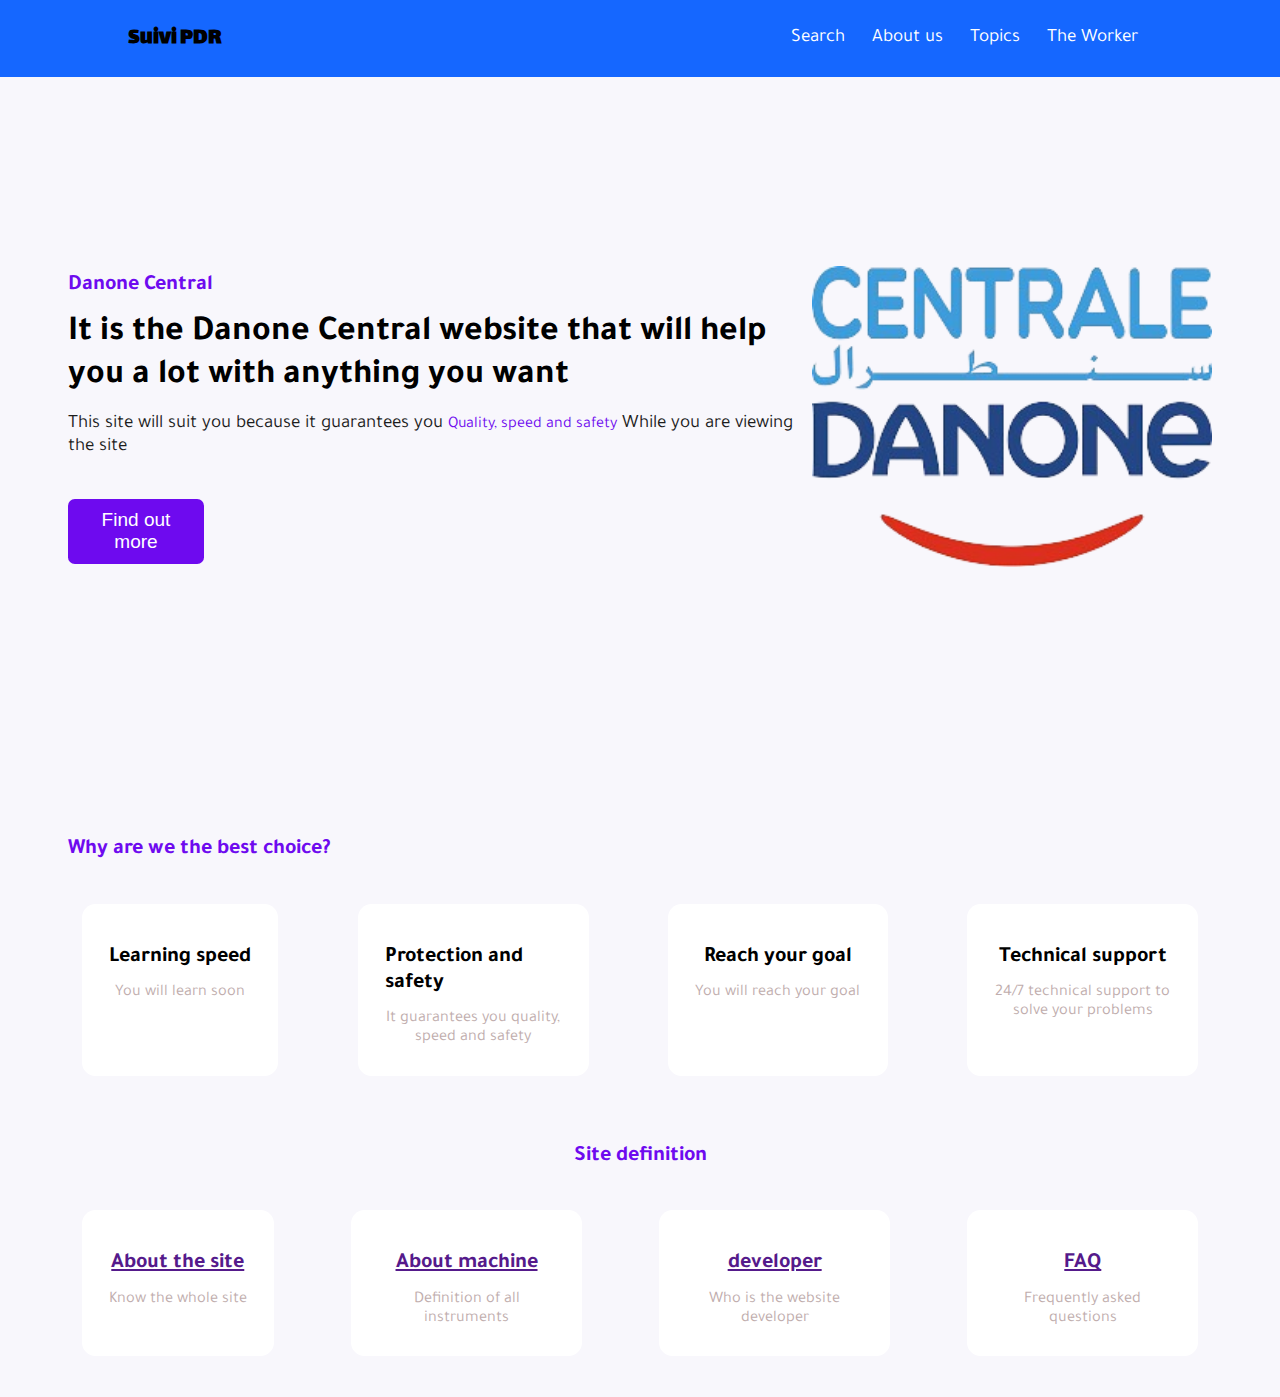
<file: index.htm>
<!DOCTYPE html>
<html lang="ar" dir="ltr">
  <head>
    <meta charset="UTF-8" />
    <meta http-equiv="X-UA-Compatible" content="IE=edge" />
    <meta name="viewport" content="width=device-width, initial-scale=1.0" />
    <link
      rel="stylesheet"
      href="https://pro.fontawesome.com/releases/v5.10.0/css/all.css"
      integrity="sha384-AYmEC3Yw5cVb3ZcuHtOA93w35dYTsvhLPVnYs9eStHfGJvOvKxVfELGroGkvsg+p"
      crossorigin="anonymous"
    />
    <link
    rel="stylesheet"
    href="https://cdnjs.cloudflare.com/ajax/libs/font-awesome/6.2.1/css/all.min.css"
    integrity="sha512-MV7K8+y+gLIBoVD59lQIYicR65iaqukzvf/nwasF0nqhPay5w/9lJmVM2hMDcnK1OnMGCdVK+iQrJ7lzPJQd1w=="
    crossorigin="anonymous"
    referrerpolicy="no-referrer"
    />
    <link rel="stylesheet" href="./styles.css" />
    <link rel="icon" href="./53026577976.png">
    <title>Suivi PDR</title>
  </head>
  <body>
    <style>
      .right-menu button{ background-color: #a19d9d; border-radius: 19px; border: 1px; }
      .right-menu button:hover{ background-color: #a19d9d;border-radius: 19px; border: 100px; }
    </style>
    <!-- NAVBAR -->
    <nav>
      <div class="logo">
        <h4>Suivi PDR</h4>
      </div>
      <div class="bars-menu">
        <i class="fas fa-bars"></i>
      </div>
      <ul class="nav-items">
        <li class="nav-item">
          <a href="./js-login-main/index.html" class="nav-link">Search</a>
        </li>
        <li class="nav-item">
          <a href="About us.htm" class="nav-link">About us</a>
        </li>
        <li class="nav-item">
          <a href="" class="nav-link">Topics</a>
        </li>
        <div class="nav-item">
            <a href="./js-login-maine/index.html" class="nav-link">The Worker</a>
        </div>
      </ul>
    </nav>
    <!-- HERO SECTION -->
    <section class="hero">
      <div class="hero-section">
        <div class="content"><br><br><br>
          <h4>Danone Central</h4>
          <h1>
            It is the Danone Central website that will help you a lot with anything you want
          </h1>
          <p>
            This site will suit you because it guarantees you
            <span class="purple">Quality, speed and safety</span> While you are viewing the site
          </p>
          <button class="btn"><a href="./اعرف اكثر.htm">Find out more</a></button>
        </div>
        <div class="hero-image">
          <br><br><br>
          <img src="./download_12-removebg-preview.png" alt="هاتف ذكي" width="400px"/>
        </div>
      </div>
    </section>
    <!-- Features Section -->
    <section class="features" id="features">
      <div class="features-section">
        <h4>Why are we the best choice?</h4>
        <div class="qualities">
          <div class="quality">
            <i class="fas fa-shipping-fast"></i>
            <h3>Learning speed</h3>
            <p>You will learn soon</p>
          </div>
          <div class="quality">
            <i class="fas fa-user-shield"></i>
            <h3>Protection and safety</h3>
            <p>It guarantees you quality, speed and safety</p>
          </div>
          <div class="quality">
            <i class="fas fa-sort-amount-up-alt"></i>
            <h3> Reach your goal</h3>
            <p>You will reach your goal</p>
          </div>
          <div class="quality">
            <i class="fas fa-phone-square"></i>
            <h3>Technical support</h3>
            <p>24/7 technical support to solve your problems</p>
          </div>
        </div>
      </div>
    </section>
      
    <script src="./script.js"></script>
    <section class="features" id="features">
      <div class="features-section">
        <center><h4>Site definition</h4></center>
        <div class="qualities">
          <div class="quality">
            <i class="fa-solid fa-globe"></i>
            <a href=""><h3>About the site</h3></a>
            <p>Know the whole site</p>
          </div>
          <div class="quality">
            <i class="fa-regular fa-hard-drive"></i>
            <a href=""><h3>About machine</h3></a>
            <p>Definition of all instruments</p>
          </div>
          <div class="quality">
            <i class="fa-solid fa-code"></i>
            <a href=""><h3>developer</h3></a>
            <p>Who is the website developer</p>
          </div>
          <div class="quality">
            <i class="fa-regular fa-circle-question"></i>
            <a href=""><h3>FAQ</h3></a>
            <p>Frequently asked questions</p>
          </div>
        </div>
      </div>
    </section>
  </body>
</html>
</file>
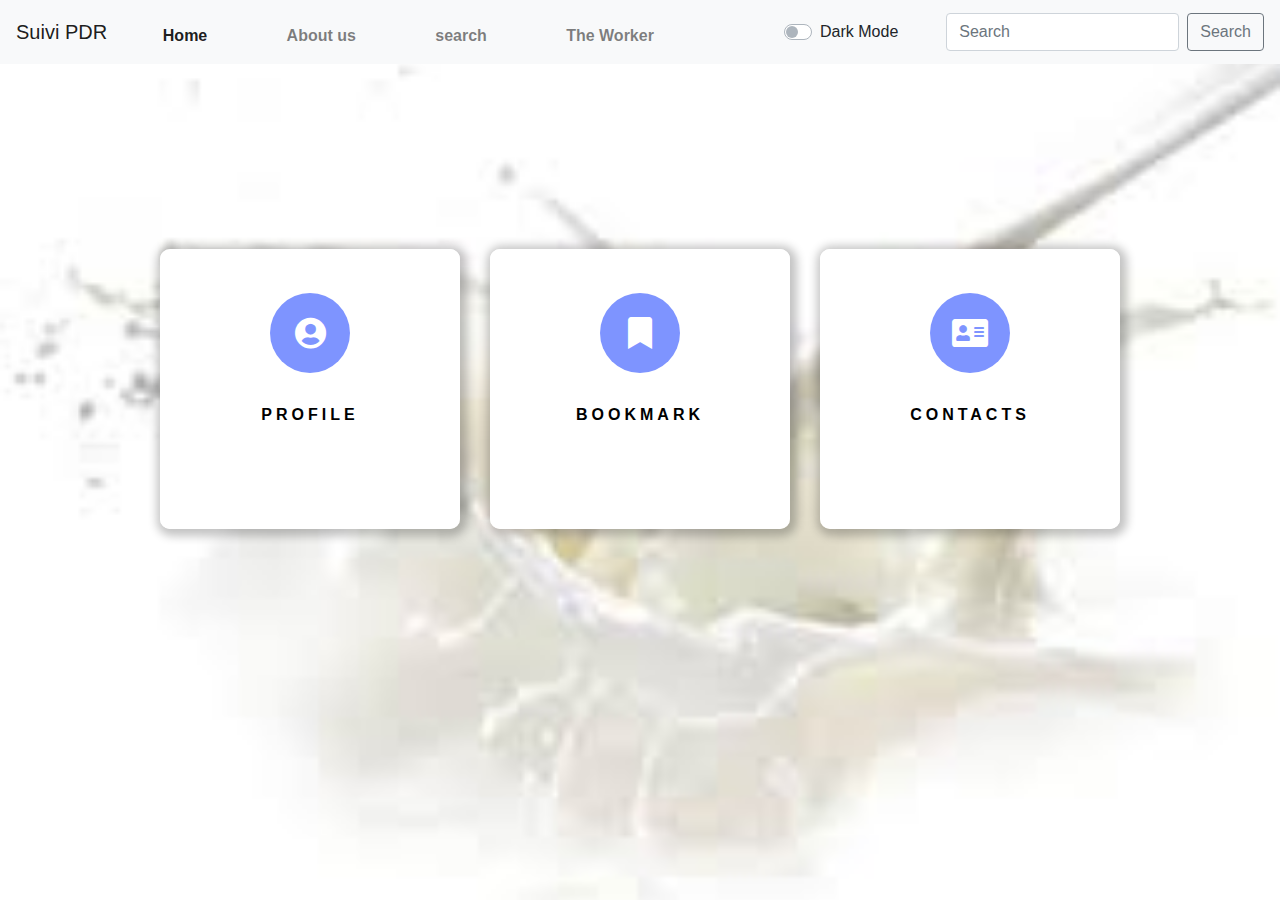
<file: Homepage.htm>
<!doctype html>
<html lang="en">

<head>
    <title>Suivi PDR</title>
    <link rel="stylesheet" href="https://maxcdn.bootstrapcdn.com/bootstrap/4.5.2/css/bootstrap.min.css">
<link rel="stylesheet" type="text/css" href="https://cdnjs.cloudflare.com/ajax/libs/font-awesome/5.15.4/css/all.min.css">
    <script src="https://ajax.googleapis.com/ajax/libs/jquery/3.5.1/jquery.min.js"></script>

    <script type="text/javascript">
      $(function () {
              $('#slider').slider({
                  current: 0,
                  autoplay: true,
                  interval: 3000
              });
          });
    </script>
    <meta charset="utf-8">
    <meta name="viewport" content="width=device-width, initial-scale=1, shrink-to-fit=no">
    <link rel="stylesheet" href="https://stackpath.bootstrapcdn.com/bootstrap/4.3.1/css/bootstrap.min.css"
        integrity="sha384-ggOyR0iXCbMQv3Xipma34MD+dH/1fQ784/j6cY/iJTQUOhcWr7x9JvoRxT2MZw1T" crossorigin="anonymous">
    <script src="https://code.jquery.com/jquery-3.3.1.slim.min.js"
        integrity="sha384-q8i/X+965DzO0rT7abK41JStQIAqVgRVzpbzo5smXKp4YfRvH+8abtTE1Pi6jizo"
        crossorigin="anonymous"></script>
</head>

<body>

    <nav class="navbar navbar-expand-sm navbar-light bg-light">
        <a class="navbar-brand" href="./index.htm">Suivi PDR</a>
        <button class="navbar-toggler d-lg-none" type="button" data-toggle="collapse" data-target="#collapsibleNavId"
            aria-controls="collapsibleNavId" aria-expanded="false" aria-label="Toggle navigation">
            <span class="navbar-toggler-icon"></span>
        </button>
        <div class="collapse navbar-collapse" id="collapsibleNavId">
            <ul class="navbar-nav mr-auto mt-2 w-50 d-flex justify-content-around">
                <li class="nav-item active">
                    <a class="nav-link font-weight-bolder" href="./index.htm">Home <span class="sr-only">(current)</span></a>
                </li>
                <li class="nav-item">
                    <a class="nav-link font-weight-bolder" href="./About us.htm">About us</a>
                </li>
                <li class="nav-item">
                    <a class="nav-link font-weight-bolder" href="./js-login-main/index.html">search</a>
                </li>
                <li class="nav-item">
                    <a class="nav-link font-weight-bolder" href="#">The Worker</a>
                </li>
            </ul>

            <div class="custom-control custom-switch mr-5 ">
                <input type="checkbox" class="custom-control-input" id="selector" >
                <label class="custom-control-label" for="selector">Dark Mode</label>
            </div>
            <form class="form-inline my-2 my-lg-0">
                <input class="form-control mr-sm-2" type="text" placeholder="Search">
                <button class="btn btn-outline-secondary my-2 my-sm-0" type="submit">Search</button>
            </form>
        </div>
    </nav>
    <section>
        <div class="image">
        </div>
    </section>
    <style>
   
        /*Info cards styling*/
        
        body{
           background-image: url("download\ \(1.jpg");
           background-repeat: no-repeat;
           background-size: 100%;
        }
        .content{
           width: 100%;
           padding-top: 170px;
           display: flex;
           justify-content: center;
           align-items: center;
           color: #000;
        }
        @media screen and (max-width: 767px){
           .content{
              padding-top: 80px;
              flex-direction: column;
           }
        }
        .card{
           width: 300px;
           height: 280px;
           background-color: #fff;
           margin: 15px;
           position: relative;
           display: flex;
           justify-content: center;
           border-radius: 10px;
           box-shadow: 2px 2px 10px 5px rgba(0,0,0,0.24);
           cursor: pointer;
           border: 0;
           transition: all 0.3s ease;
           background: linear-gradient(45deg , rgba(255,255,255,1) 80% , rgba(35,72,255,1) 82%);
           background-size: 450px;
        }
        
        .icon{
           margin: 0 auto;
           width: 100%;
           height: 80px;
           max-width: 80px;
           background: linear-gradient(90deg, rgba(126,148,255,1) 41%,rgba(0,0,0,1) 53%);
           border-radius: 100%;
           display: flex;
           justify-content: center;
           align-items: center;
           color: white;
           transition: all 0.8s ease;
           background-size: 200px;
        }
        .card .title{
           margin: 0;
           text-align: center;
           margin-top: 30px;
           font-weight: bold;
           text-transform: uppercase;
           letter-spacing: 4px;
        }
        .card .text{
           width: 80%;
           margin: 0 auto;
           font-size: 13px;
           text-align: center;
           margin-top: 20px;
           letter-spacing: 2px;
           opacity: 0;
           transition: all 0.4s ease-in-out;
        }
        .card:hover{
           height: 300px;
           background-position: -80px;
        }
        .card:hover .info{
           height: 90%;
        }
        .card:hover .text{
           opacity: 1;
           max-height: 40px;
        }
        .card:hover .icon{
           background-position: -100px;
           transition: all 0.4s ease-in-out;
           color: #2348ff;
        }
        </style>
        
        <body>
           
           <div class="content">
        
              <div class="card">
                 <i class="fas fa-user-circle icon fa-2x"></i>
                 <p class="title">Profile</p>
                 <p class="text">Click to see or edit your profile page.</p>
                 
              </div>
        
              <div class="card">
                 <i class="fas fa-bookmark icon fa-2x"></i>
                 <p class="title">Bookmark</p>
                 <p class="text">Check all your bookmark is one place.</p>
                 
              </div>
        
              <div class="card">
                 <i class="fas fa-address-card icon fa-2x"></i>
                 <p class="title">Contacts</p>
                 <p class="text">Add or change your contacts and links.</p>
                 
              </div>
              
           </div>
        
    <style>
        @import url('https://fonts.googleapis.com/css2?family=Poppins:wght@300&display=swap');
    section{
        width: 90%;
    }
    section .image{
        position: relative;
    }
    section .image img{
        position: absolute;
        top: 20px;
        right: -10%;
        height: 500px;
    }
    .buy{
        position: absolute;
        top: 40%;
        left: 5%;
    }
    .buy h1{
        font-size: 28px;
    }
    .buy button{
        width: 150px;
        height: 50px;
        margin: 10px 0;
        font-size: 16px;
        font-weight: 700;
        cursor: pointer;
    }
    .shape{
        width: 100%;
        height: 100vh;
        background: linear-gradient(to bottom, #ce0000, #7A0800 70%);
        position: absolute;
    }
    </style>
    
    <script>
        $(document).ready(function(){
            $("#selector").change(function(){
                $("body").toggleClass("bg-secondary");
               $("nav").toggleClass("navbar-dark bg-dark");
               $(".custom-control-label").toggleClass("text-white");
               $("h1").toggleClass("text-white");
               $("h5").toggleClass("text-white");

            })



        })
    </script>


    <script src="https://cdnjs.cloudflare.com/ajax/libs/popper.js/1.14.7/umd/popper.min.js"
        integrity="sha384-UO2eT0CpHqdSJQ6hJty5KVphtPhzWj9WO1clHTMGa3JDZwrnQq4sF86dIHNDz0W1"
        crossorigin="anonymous"></script>
    <script src="https://stackpath.bootstrapcdn.com/bootstrap/4.3.1/js/bootstrap.min.js"
        integrity="sha384-JjSmVgyd0p3pXB1rRibZUAYoIIy6OrQ6VrjIEaFf/nJGzIxFDsf4x0xIM+B07jRM"
        crossorigin="anonymous"></script>
</body>

</html>
</file>
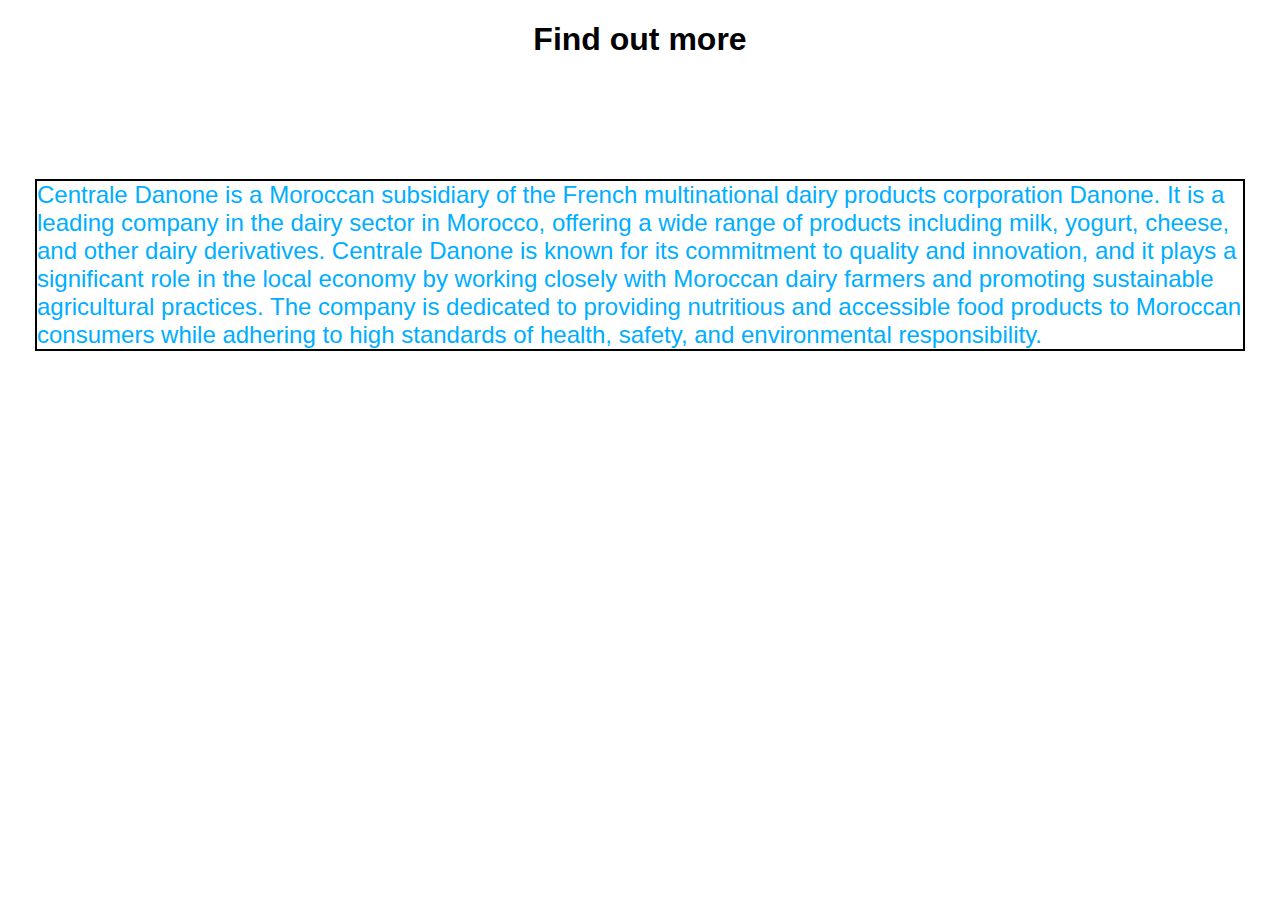
<file: اعرف اكثر.htm>
<!DOCTYPE html>
<html lang="en">
<head>
    <meta charset="UTF-8">
    <meta name="viewport" content="width=device-width, initial-scale=1.0">
    <title>Suivi PDR</title>
    <link rel="icon" href="./53026577976.png">
    <link rel="stylesheet" href="./اعرف اكثر.css">
</head>
<body>
    <H1>Find out more</H1><br><br><br><br>
    <p>Centrale Danone is a Moroccan subsidiary of the French multinational dairy products corporation Danone. It is a leading company in the dairy sector in Morocco, offering a wide range of products including milk, yogurt, cheese, and other dairy derivatives. Centrale Danone is known for its commitment to quality and innovation, and it plays a significant role in the local economy by working closely with Moroccan dairy farmers and promoting sustainable agricultural practices. The company is dedicated to providing nutritious and accessible food products to Moroccan consumers while adhering to high standards of health, safety, and environmental responsibility.</p>
</body>
</html>
</file>
<file: styles.css>
@import url("https://fonts.googleapis.com/css2?family=Lalezar&display=swap");
@import url("https://fonts.googleapis.com/css2?family=Tajawal:wght@300;700&display=swap");
@import url("https://fonts.googleapis.com/css2?family=Roboto&display=swap");
* {
  margin: 0;
  padding: 0;
  box-sizing: border-box;
}

body {
  font-family: "Tajawal", sans-serif;
}

/* Navbar styling */
nav {
  position: fixed;
  top: 0;
  left: 0;
  width: 100%;
  padding: 20px 10%;
  background-color: #1567ff;
  display: flex;
  justify-content: space-between;
  align-items: center;
  z-index: 100;
}

nav .logo {
  display: flex;
  font-size: 2rem;
  align-items: center;
}

nav .logo i {
  color: #cdef0a;
  padding-left: 0.75rem;
}
nav .bars-menu {
  display: none;
}
nav .logo h4 {
  font-family: "Lalezar", cursive;
}

nav .nav-items {
  display: flex;
  list-style-type: none;
}

nav .nav-items .nav-item {
  padding: 0 1rem;
}

nav .nav-link {
  text-decoration: none;
  color: #ffffff;
  font-size: 1.4rem;
}

nav .nav-link:hover {
  color: #ffffff;
}

/* Heor styling */
.hero {
  background-color: #f8f7fc;
}

.hero-section {
  max-width: 1366px;
  height: 90vh;
  display: flex;
  justify-content: space-between;
  align-items: center;
  margin: 0 auto;
  padding: 0 5rem;
}

.hero-section .content {
  display: flex;
  flex-direction: column;
}

.hero-section .content h4 {
  color: #6e0aef;
  font-size: 1.6rem;
  margin-bottom: 1rem;
}

.hero-section .content h1 {
  font-size: 2.6rem;
  margin-bottom: 1rem;
}

.hero-section .content p {
  color: rgb(29, 29, 29);
  font-size: 1.4rem;
}

.hero-section .content p span.purple {
  color: #6e0aef;
}

.hero-section form {
  display: flex;
}
.btn {
  width: 10rem;
  margin-top: 3rem;
  border-radius: 0.5rem;
  outline: none;
  border: none;
  padding: 0.75rem 1.5rem;
  background-color: #6e0aef;
}

.btn:hover {
  background-color: #7d22f3;
  cursor: pointer;
}

.btn a {
  text-decoration: none;
  color: #ffffff;
  font-size: 1.4rem;
}

/* Features section */
section.features {
  padding: 2rem 0;
  background-color: #f8f7fc;
}

section.features .features-section {
  max-width: 1366px;
  margin: 0 auto;
  padding: 0 5rem;
  display: flex;
  flex-direction: column;
  justify-content: center;
}

.features-section h4 {
  color: #6e0aef;
  font-size: 1.6rem;
  margin-bottom: 2rem;
}

.features-section .qualities {
  display: flex;
  justify-content: space-between;
}

.features-section .qualities .quality {
  display: flex;
  flex-direction: column;
  align-items: center;
  background-color: #ffffff;
  padding: 2rem;
  max-width: 17rem;
  border-radius: 1rem;
  margin: 1rem 1rem;
}

.features-section .qualities .quality:hover {
  border: 2px solid #6e0aef;
}

.qualities .quality i {
  font-size: 2rem;
  color: #6e0aef;
  margin-bottom: 1rem;
}

.qualities .quality h3 {
  font-size: 1.6rem;
  margin-bottom: 1rem;
}

.qualities .quality p {
  font-size: 1.2rem;
  text-align: center;
  color: #c0adad;
}

/*  Phones section */
.newest-phones {
  padding-top: 2rem;
  height: 800px;

}

.newest-phones .phones-section {
  height: 800px;
  max-width: 1361px;
  margin: 0 auto;
  padding: 0 2rem;
  display: flex;
  flex-direction: column;
}

.phones-section h4 {
  color: #6e0aef;
  font-size: 1.6rem;
  margin-bottom: 1rem;
}

.phones-section .phones {
  display: grid;
  grid-template-columns: 1fr 1fr 1fr;
  justify-content: flex-start;
}

.phones .phone {
  margin: 2rem 0;
  max-width: 300px;
  display: flex;
  flex-direction: column;
  align-items: center;
}

.phone img {
  margin-bottom: 1rem;
}

.phone img:hover {
  scale: 1.1;
  cursor: pointer;
}
.phone h3 {
  font-size: 1.6rem;
}

.phones-section button {
  width: 15rem;
  margin-bottom: 1rem;
  align-self: center;
}

/* Footer */
footer {
  background-color: #cacaca;
  height: 30vh;
  margin-top: 5rem;
  padding: 2rem 0;
}

.footer-section {
  display: flex;
  flex-direction: column;
  align-items: center;
  max-width: 1366px;
  margin: 0 auto;
  padding: 0 5rem;
}


.footer-section p {
  font-size: 1.2rem;
  margin-bottom: 1rem;
  color: hsl(0, 0%, 100%);
}

.footer-section .socials {
  margin-bottom: 1rem;
}
.footer-section .socials i {
  color: #ebe7ee;
  padding: 0 0.5rem;
  font-size: 2rem;
}

.footer-section .socials i:hover {
  color: #af72ff;
  cursor: pointer;
}

/* Responsive Design */
@media (max-width: 1300px) {
  * {
    font-size: 85%;
  }
}

@media (max-width: 1175px) {
  * {
    font-size: 80%;
  }
}

@media (max-width: 1000px) {
  * {
    text-align: center;
  }
  .hero img {
    display: none;
  }
  .hero-section {
    align-items: center;
    padding: 2rem 0rem;
    width: 50%;
  }
  .hero .btn {
    align-self: center;
  }
  .hero .content {
    margin-top: 2rem;
  }
  .features-section .qualities {
    flex-wrap: wrap;
    justify-content: center;
  }
  section.features .features-section {
    align-items: center;
  }
  .phones-section h4 {
    align-self: center;
  }
}

@media (max-width: 660px) {
  .hero-section .content h1 {
    font-size: 2rem;
  }
  .phones-section {
    align-items: center;
  }
  .phones-section .phones {
    grid-template-columns: 1fr 1fr;
  }
}

@media (max-width: 504px) {
  .phones-section .phones {
    grid-template-columns: 1fr;
  }
  nav {
    position: sticky;
    top: 0;
    width: 100%;
  }
  nav .bars-menu {
    display: block;
    font-size: 3rem;
  }
  nav .nav-items {
    position: absolute;
    left: 0;
    top: 10vh;
    display: none;
    flex-direction: column;
    width: 100%;
    background-color: #7d22f3;
    padding: 2rem 0;
  }
  nav .nav-items .nav-item {
    margin: 1rem 0;
  }
  nav .nav-items .nav-item a {
    color: white;
  }
  nav .nav-items.active {
    display: flex;
  }
}

.menu-button{
  background-color: transparent;
  color: #ffffff;
  padding: 1px;
  font-size: 22px;
  cursor: pointer;
  border: 1px solid;
  font-family: "Tajawal", sans-serif;
}
.menu-button:hover{
  background-color: transparent;
  border: 1px;
  border-radius: 15px;
}
.right-menu{
  position:relative;
  display: inline-block;
}
.dropdown-menu{
  display: none;
  position: absolute;
  background-color: #aa9090;
  min-width: 160px;
  box-shadow: 0px 8px 16px 0px rgba(0, 0, 0, 0.2);
  z-index: 1;
}
.dropdown-menu a{
  color: #000;
  padding: 12px 16px;
  text-decoration: none;
  display: block;
}
.dropdown-menu a:hover{
  background-color: #000;
  color: #ffffff;
}
.right-menu:hover .dropdown-menu{
  display: block;
}
.right-menu:hover .menu-button{
  background-color: transparent;
}

.uphone{
  direction: ltr;
  max-width: 1366px;
  height: 90vh;
  display: flex;
  justify-content: space-between;
  align-items: center;
  margin: 9;
  padding: 4;
}
.uphone h3{
  color: #222124;
  margin-bottom: 1rem;
  display: flex;
  flex-direction: column;
}
.uphones{
  direction: rtl;
  max-width: 1366px;
  height: 90vh;
  display: flex;
  justify-content: space-between;
  align-items: center;
  margin: 9;
  padding: 4;
}
.uphones h3{
  color: #222124;
  margin-bottom: 1rem;
  display: flex;
  flex-direction: column;
}
.tabl{
  border-radius: 10px;
  font-size: 1rem;
  color: #000000;
  padding: 1px;
  margin: 59px;
  background-color: #ffffff;
  box-sizing: border-box;
  font-family: "Tajawal", sans-serif;
  width: 1333px;
}
.cler{
  border-radius: 10px;
  color: #000000;
  padding: 1px;
  margin: 59px;
  background-color: #f8f7fc;
  box-sizing: border-box;
  font-family: "Tajawal", sans-serif;
  width: 1333px;
}
.cler h3{
  text-align: center;
  font-size: 1.5rem;
}
.cler .tq {
  border: 10px;
  color: #a19d9d;
  text-align: center;
  width: 1000px;
  padding: 1px;
  margin: 120px;
  text-align: center;
  color: #000000;
  font-size: 1rem;
  border: 1px solid;
}
.cler .tq button{ 
  background-color: #f8f7fc;
  color: #f8f7fc;
  border-radius: 1px ;
  margin: 13px;
  justify-content: center;
}

.menu-buttone{
  background-color: #db4d4d;
  color: #4e547e;
  padding: 1px;
  font-size: 22px;
  cursor: pointer;
  border: 1px solid #ffffff;
  font-family: "Tajawal", sans-serif;
}
.menu-buttone i{
  color: #f8f7fc;
  padding: 0 0.5rem;
  font-size: 1.6rem;
}
.right-menue{
  position:relative;
  display: inline-block;
}
.dropdown-menue{
  display: none;
  width: 16px;
  height: 50px;
  position: absolute;
  background-color: #aa9090;
  min-width: 600px;
  box-shadow: 0px 8px 16px 0px rgba(0, 0, 0, 0.2);
  z-index: 1;
}
.dropdown-menue a{
  color: #000;
  padding: 12px 16px;
  text-decoration: none;
  display: block;
}
.dropdown-menue a:hover{
  background-color: #000;
  color: #fa6464;
}
.right-menue:hover .dropdown-menue{
  display: block;
}

.wrapper {
  direction: rtl;
  max-width: 75%;
  margin: auto;
  background-color:#fff6f6;
}

.wrapper > p,
.wrapper > h1 {
  margin: 1.5rem 0;
  text-align: center;
  font-family: Impact, Haettenschweiler, 'Arial Narrow Bold', sans-serif;
}

.wrapper > h1 {
  letter-spacing: 3px;
}

.accordion {
  background-color: white;
  color: rgba(0, 0, 0, 0.8);
  cursor: pointer;
  font-size: 1.2rem;
  width: 100%;
  padding: 2rem 2.5rem;
  border: none;
  outline: none;
  transition: 0.4s;
  display: flex;
  justify-content: space-between;
  align-items: center;
  font-weight: bold;
}

.accordion i {
  font-size: 1.6rem;
}

.active,
.accordion:hover {
  background-color: #f1f7f5;
}
.pannel {
  padding: 0 2rem 2.5rem 2rem;
  background-color: white;
  overflow: hidden;
  background-color: #f1f7f5;
  display: none;
}
.pannel p {
  color: rgba(0, 0, 0, 0.7);
  font-size: 1.2rem;
  line-height: 1.4;
}

.faq {
  border: 1px solid rgba(0, 0, 0, 0.2);
  margin: 10px 0;
}
.faq.active {
  border: none;
}
.rtc{
  text-align: center;
}
.men{
  font-size: 2rem;
  direction: rtl;
  float: right;
  margin: 60px;
}









.card {
  margin: 40px;
  width: 275px;
  float: right;
  position: relative;
  background: rgb(255, 255, 255);
  padding: 10px;
}

.card::after {
  z-index: -1;
  content: "";
  position: absolute;
  width: 80%;
  height: 10px;
  bottom: 15px;
  right: 0;
  box-shadow: 0px 8px 15px rgba(0, 0, 0, 0.4);
  transform: rotate(5deg);
  transition: all 0.1s ease-in;
}

.card::before {
  z-index: -1;
  content: "";
  position: absolute;
  width: 50%;
  height: 10px;
  bottom: 15px;
  left: 0;
  box-shadow: 0px 8px 15px rgba(0, 0, 0, 0.4);
  transform: rotate(-5deg);
  transition: all 0.1s ease-in;
}

.card:hover:before, .card:hover:after {
  box-shadow: 0px 8px 15px rgba(0, 0, 0, 0.6);
}

.card:hover:before {
  transform: rotate(-8deg);
}

.card:hover:after {
  transform: rotate(8deg);
}

.card__img {
  position: relative;
  background: #FFFFFF;
  background: url("./photo image/1images.png");
  width: 100%;
  height: 175px;
}

.card__span {
  cursor: pointer;
  font-size: 11px;
  position: absolute;
  background-color: white;
  top: 10px;
  left: 10px;
  padding: 3px 7px;
  box-shadow: 0px 3px 10px rgba(0, 0, 0, 0.2);
  transition: transform 0.1s ease-in;
  user-select: none;
}

.card__span:hover {
  transform: translateX(5px);
}

.card-int {
  padding: 20px 0 0 0;
}

.card-int__title {
  font-weight: bold;
  font-size: 1.2rem;
  font-family: Arial, Helvetica, sans-serif;
  margin-bottom: 10px;
}

.card-int__button {
  cursor: pointer;
  margin: 20px 0 0 0;
  padding: 7px 20px;
  width: 100%;
  background-color: rgb(255, 255, 255);
  border: none;
  color: black;
  position: relative;
  overflow: hidden;
  box-shadow: 0px 0px 10px rgba(0, 0, 0, 0);
  transition: box-shadow 0.1s ease-in;
  user-select: none;
}

.card-int__button:active {
  box-shadow: 0px 0px 15px rgba(0, 119, 255, 0.5);
}

.card-int__button:hover::before {
  animation: effect_two 0.4s 1;
}

.card-int__button::before {
  content: 'More for this article';
  color: white;
  display: flex;
  align-items: center;
  justify-content: center;
  position: absolute;
  background: rgb(0,133,255);
  background: linear-gradient(146deg, #0032a6 0%, #68aeff 100%);
  width: 100%;
  height: 100%;
  top: 0;
  left: 0;
  transform: translateX(-99%);
  z-index: 1;
  animation: effect_one 10s infinite;
}

.card-int__button:hover::before {
  transform: translateX(0%);
}

.excerpt {
  font-size: 14px;
}

@keyframes effect_one {
  0% {
    transform: translateX(-99%);
  }

  25% {
    transform: translateX(-90%);
  }

  50% {
    transform: translateX(-80%);
  }

  75% {
    transform: translateX(-95%);
  }

  100% {
    transform: translateX(-99%);
  }
}

@keyframes effect_two {
  to {
    transform: translateX(-1%);
  }

  from {
    transform: translateX(-99%);
  }
}



























.carde {
  width: 275px;
  position: relative;
  margin: 40px;
  float: right;
  background: rgb(255, 255, 255);
  padding: 10px;
}

.carde::after {
  z-index: -1;
  content: "";
  position: absolute;
  width: 50%;
  height: 10px;
  bottom: 15px;
  right: 0;
  box-shadow: 0px 8px 15px rgba(0, 0, 0, 0.4);
  transform: rotate(5deg);
  transition: all 0.1s ease-in;
}

.carde::before {
  z-index: -1;
  content: "";
  position: absolute;
  width: 50%;
  height: 10px;
  bottom: 15px;
  left: 0;
  box-shadow: 0px 8px 15px rgba(0, 0, 0, 0.4);
  transform: rotate(-5deg);
  transition: all 0.1s ease-in;
}

.carde:hover:before, .carde:hover:after {
  box-shadow: 0px 8px 15px rgba(0, 0, 0, 0.6);
}

.carde:hover:before {
  transform: rotate(-8deg);
}

.carde:hover:after {
  transform: rotate(8deg);
}

.card__imge {
  position: relative;
  background: #FFFFFF;
  background: url("./photo image/download\ \(5\).png");
  width: 100%;
  height: 175px;
}

.card__spane {
  cursor: pointer;
  font-size: 11px;
  position: absolute;
  background-color: white;
  top: 10px;
  left: 10px;
  padding: 3px 7px;
  box-shadow: 0px 3px 10px rgba(0, 0, 0, 0.2);
  transition: transform 0.1s ease-in;
  user-select: none;
}

.card__spane:hover {
  transform: translateX(5px);
}

.card-inte {
  padding: 20px 0 0 0;
}

.card-int__titlee {
  font-weight: bold;
  font-size: 1.2rem;
  font-family: Arial, Helvetica, sans-serif;
  margin-bottom: 10px;
}

.card-int__buttone {
  cursor: pointer;
  margin: 20px 0 0 0;
  padding: 7px 20px;
  width: 100%;
  background-color: rgb(255, 255, 255);
  border: none;
  color: black;
  position: relative;
  overflow: hidden;
  box-shadow: 0px 0px 10px rgba(0, 0, 0, 0);
  transition: box-shadow 0.1s ease-in;
  user-select: none;
}

.card-int__buttone:active {
  box-shadow: 0px 0px 15px rgba(0, 119, 255, 0.5);
}

.card-int__buttone:hover::before {
  animation: effect_two 0.4s 1;
}

.card-int__buttone::before {
  content: 'More for this article';
  color: white;
  display: flex;
  align-items: center;
  justify-content: center;
  position: absolute;
  background: rgb(0,133,255);
  background: linear-gradient(146deg, #0032a6 0%, #68aeff 100%);
  width: 100%;
  height: 100%;
  top: 0;
  left: 0;
  transform: translateX(-99%);
  z-index: 1;
  animation: effect_one 10s infinite;
}

.card-int__buttone:hover::before {
  transform: translateX(0%);
}

.excerpte {
  font-size: 14px;
}

@keyframes effect_one {
  0% {
    transform: translateX(-99%);
  }

  25% {
    transform: translateX(-90%);
  }

  50% {
    transform: translateX(-80%);
  }

  75% {
    transform: translateX(-95%);
  }

  100% {
    transform: translateX(-99%);
  }
}

@keyframes effect_two {
  to {
    transform: translateX(-1%);
  }

  from {
    transform: translateX(-99%);
  }
}












.cardy {
  width: 275px;
  position: relative;
  margin: 40px;
  float: right;
  background: rgb(255, 255, 255);
  padding: 10px;
}

.cardy::after {
  z-index: -1;
  content: "";
  position: absolute;
  width: 50%;
  height: 10px;
  bottom: 15px;
  right: 0;
  box-shadow: 0px 8px 15px rgba(0, 0, 0, 0.4);
  transform: rotate(5deg);
  transition: all 0.1s ease-in;
}

.cardy::before {
  z-index: -1;
  content: "";
  position: absolute;
  width: 50%;
  height: 10px;
  bottom: 15px;
  left: 0;
  box-shadow: 0px 8px 15px rgba(0, 0, 0, 0.4);
  transform: rotate(-5deg);
  transition: all 0.1s ease-in;
}

.cardy:hover:before, .carde:hover:after {
  box-shadow: 0px 8px 15px rgba(0, 0, 0, 0.6);
}

.cardy:hover:before {
  transform: rotate(-8deg);
}

.cardy:hover:after {
  transform: rotate(8deg);
}

.card__imgy {
  position: relative;
  background: #FFFFFF;
  background: url("./photo image/مجالات-البرمجة-الأكثر-طلباً.png");
  width: 100%;
  height: 175px;
}

.card__spany {
  cursor: pointer;
  font-size: 11px;
  position: absolute;
  background-color: white;
  top: 10px;
  left: 10px;
  padding: 3px 7px;
  box-shadow: 0px 3px 10px rgba(0, 0, 0, 0.2);
  transition: transform 0.1s ease-in;
  user-select: none;
}

.card__spany:hover {
  transform: translateX(5px);
}

.card-inty {
  padding: 20px 0 0 0;
}

.card-int__titley {
  font-weight: bold;
  font-size: 1.2rem;
  font-family: Arial, Helvetica, sans-serif;
  margin-bottom: 10px;
}

.card-int__buttony {
  cursor: pointer;
  margin: 20px 0 0 0;
  padding: 7px 20px;
  width: 100%;
  background-color: rgb(238, 246, 255);
  border: none;
  color: black;
  position: relative;
  overflow: hidden;
  box-shadow: 0px 0px 10px rgba(0, 0, 0, 0);
  transition: box-shadow 0.1s ease-in;
  user-select: none;
}

.card-int__buttony:active {
  box-shadow: 0px 0px 15px rgba(0, 119, 255, 0.5);
}

.card-int__buttony:hover::before {
  animation: effect_two 0.4s 1;
}

.card-int__buttony::before {
  content: 'More for this article';
  color: white;
  display: flex;
  align-items: center;
  justify-content: center;
  position: absolute;
  background: rgb(0,133,255);
  background: linear-gradient(146deg, #0032a6 0%, #68aeff 100%);
  width: 100%;
  height: 100%;
  top: 0;
  left: 0;
  transform: translateX(-99%);
  z-index: 1;
  animation: effect_one 10s infinite;
}

.card-int__buttony:hover::before {
  transform: translateX(0%);
}

.excerpty {
  font-size: 14px;
}

@keyframes effect_one {
  0% {
    transform: translateX(-99%);
  }

  25% {
    transform: translateX(-90%);
  }

  50% {
    transform: translateX(-80%);
  }

  75% {
    transform: translateX(-95%);
  }

  100% {
    transform: translateX(-99%);
  }
}

@keyframes effect_two {
  to {
    transform: translateX(-1%);
  }

  from {
    transform: translateX(-99%);
  }
}























.cardr {
  width: 275px;
  position: relative;
  margin: 40px;
  float: right;
  background: rgb(255, 255, 255);
  padding: 10px;
}

.cardr::after {
  z-index: -1;
  content: "";
  position: absolute;
  width: 50%;
  height: 10px;
  bottom: 15px;
  right: 0;
  box-shadow: 0px 8px 15px rgba(0, 0, 0, 0.4);
  transform: rotate(5deg);
  transition: all 0.1s ease-in;
}

.cardr::before {
  z-index: -1;
  content: "";
  position: absolute;
  width: 50%;
  height: 10px;
  bottom: 15px;
  left: 0;
  box-shadow: 0px 8px 15px rgba(0, 0, 0, 0.4);
  transform: rotate(-5deg);
  transition: all 0.1s ease-in;
}

.cardr:hover:before, .carde:hover:after {
  box-shadow: 0px 8px 15px rgba(0, 0, 0, 0.6);
}

.cardr:hover:before {
  transform: rotate(-8deg);
}

.cardr:hover:after {
  transform: rotate(8deg);
}

.card__imgr {
  position: relative;
  background: #FFFFFF;
  background: url("./photo image/download\ \(1\).png");
  width: 100%;
  height: 175px;
}

.card__spanr {
  cursor: pointer;
  font-size: 11px;
  position: absolute;
  background-color: white;
  top: 10px;
  left: 10px;
  padding: 3px 7px;
  box-shadow: 0px 3px 10px rgba(0, 0, 0, 0.2);
  transition: transform 0.1s ease-in;
  user-select: none;
}

.card__spanr:hover {
  transform: translateX(5px);
}

.card-intr {
  padding: 20px 0 0 0;
}

.card-int__titler {
  font-weight: bold;
  font-size: 1.2rem;
  font-family: Arial, Helvetica, sans-serif;
  margin-bottom: 10px;
}

.card-int__buttonr {
  cursor: pointer;
  margin: 20px 0 0 0;
  padding: 7px 20px;
  width: 100%;
  background-color: rgb(238, 246, 255);
  border: none;
  color: black;
  position: relative;
  overflow: hidden;
  box-shadow: 0px 0px 10px rgba(0, 0, 0, 0);
  transition: box-shadow 0.1s ease-in;
  user-select: none;
}

.card-int__buttonr:active {
  box-shadow: 0px 0px 15px rgba(0, 119, 255, 0.5);
}

.card-int__buttonr:hover::before {
  animation: effect_two 0.4s 1;
}

.card-int__buttonr::before {
  content: 'More for this article';
  color: white;
  display: flex;
  align-items: center;
  justify-content: center;
  position: absolute;
  background: rgb(0,133,255);
  background: linear-gradient(146deg, #0032a6 0%, #68aeff 100%);
  width: 100%;
  height: 100%;
  top: 0;
  left: 0;
  transform: translateX(-99%);
  z-index: 1;
  animation: effect_one 10s infinite;
}

.card-int__buttonr:hover::before {
  transform: translateX(0%);
}

.excerptr {
  font-size: 14px;
}

@keyframes effect_one {
  0% {
    transform: translateX(-99%);
  }

  25% {
    transform: translateX(-90%);
  }

  50% {
    transform: translateX(-80%);
  }

  75% {
    transform: translateX(-95%);
  }

  100% {
    transform: translateX(-99%);
  }
}

@keyframes effect_two {
  to {
    transform: translateX(-1%);
  }

  from {
    transform: translateX(-99%);
  }
}
</file>
<file: اعرف اكثر.css>
H1{
    text-align: center;
    color: black;
    font-family: 'Franklin Gothic Medium', 'Arial Narrow', Arial, sans-serif;
}
p{
    color: rgb(0, 174, 255);
    font-family: 'Franklin Gothic Medium', 'Arial Narrow', Arial, sans-serif;
    font-size: 1.5rem;
    margin: 27px;
    border: 2px solid black;
}
</file>
